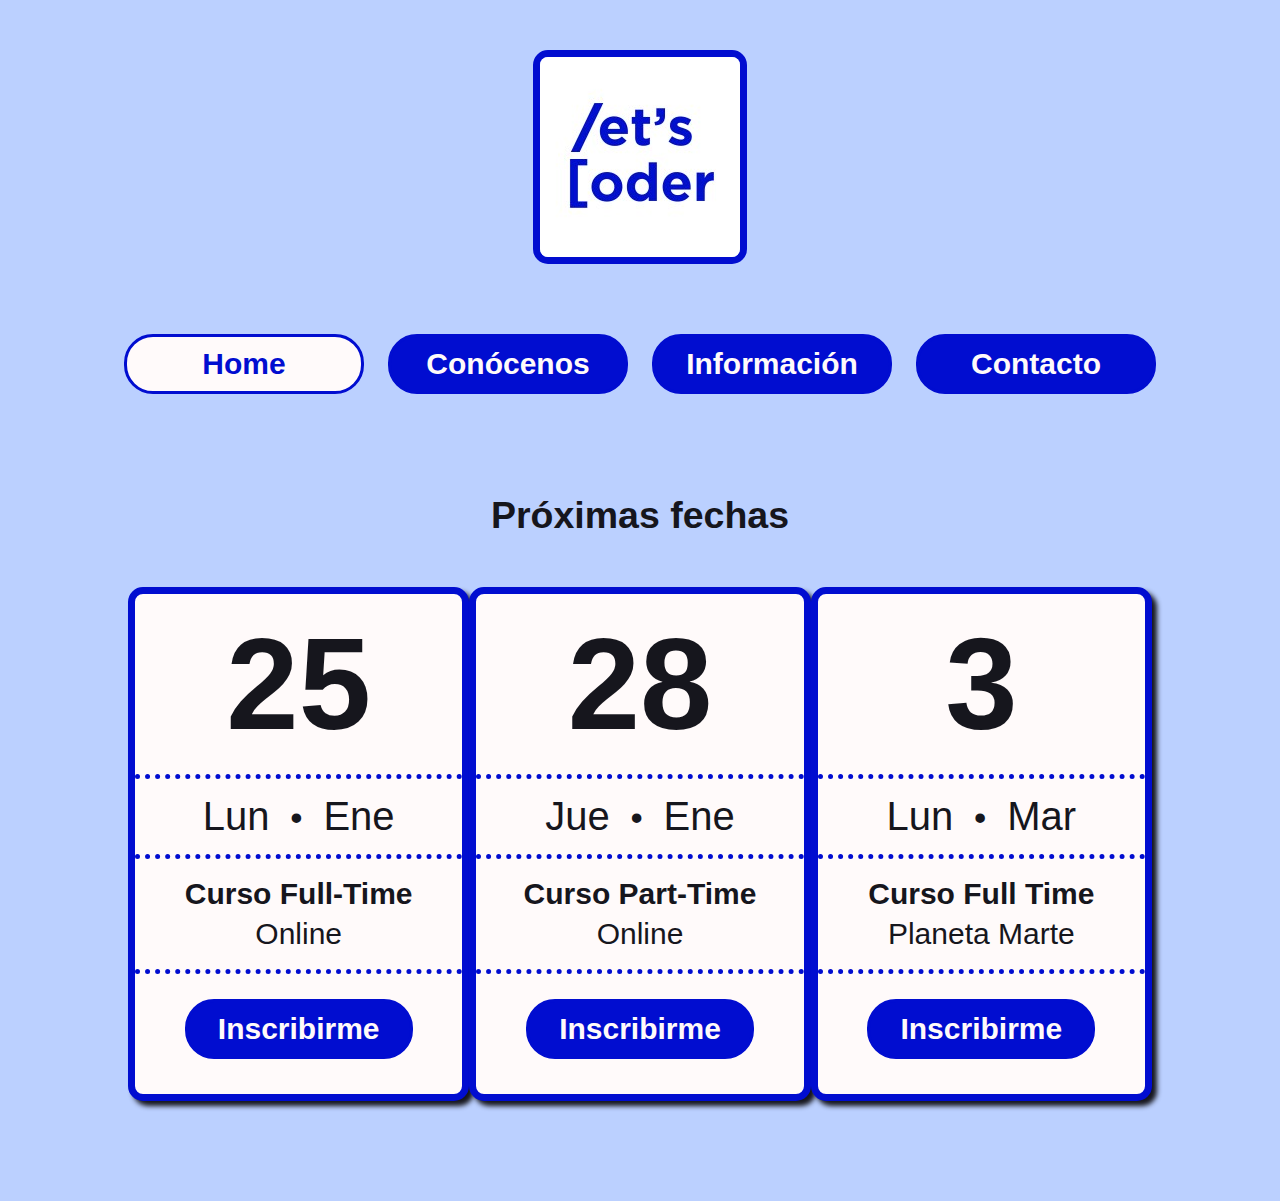
<file: index.html>
<!DOCTYPE html>
<html lang="en">

<head>
    <meta charset="UTF-8" />
    <meta http-equiv="X-UA-Compatible" content="IE=edge" />
    <meta name="viewport" content="width=device-width, initial-scale=1.0" />
    <title>Let's Coder Home</title>
    <link href="./styles/mystyles.css" rel="stylesheet" />
    <link rel="icon" href="./images/letscoder-icon-favicon.png" type="image/png" />
</head>

<body>
    <header>
        <figure class="logo">
            <img class="logo__imagen" src="./images/letscoder-square.jpeg" alt="logo" />
        </figure>

        <div class="navegacion">
            <nav>
                <button class="font-30 zoom boton2" onclick="location.href='index.html'">Home</button>
                <button class="font-30 zoom" onclick="location.href='conocenos.html'">Conócenos</button>
                <button class="font-30 zoom" onclick="location.href='info.html'">Información</button>
                <button class="font-30 zoom" onclick="location.href='contacto.html'">Contacto</button>
            </nav>


        </div>
    </header>

    <main class="width_main">
        <div class="home__encabezado font-verd">
            <h2>Próximas fechas</h2>
        </div>

        <div class="tarjetas__box">
            <div class="tarjeta shadow zoom">
                <div class="tarjeta__fecha negrita">
                    <p>25</p>
                </div>

                <div class="linea__puntos"></div>

                <div class="tarjeta__dia font-verd">
                    <p>Lun <span class="punto">&nbsp;•&nbsp;</span> Ene</p>
                </div>

                <div class="linea__puntos"></div>

                <div class="tarjeta__curso font-30 font-verd">
                    <p>
                        <span class="negrita">Curso Full-Time</span> <br /> Online
                    </p>
                </div>

                <div class="linea__puntos"></div>

                <div class="tarjeta__button">
                    <button class="font-30 zoom" onclick="location.href='form.html'">Inscribirme</button>
                </div>
            </div>

            <div class="tarjeta shadow zoom">
                <div class="tarjeta__fecha negrita">
                    <p>28</p>
                </div>

                <div class="linea__puntos"></div>

                <div class="tarjeta__dia font-verd">
                    <p>Jue <span class="punto">&nbsp;•&nbsp;</span> Ene</p>
                </div>

                <div class="linea__puntos"></div>

                <div class="tarjeta__curso font-30 font-verd">
                    <p>
                        <span class="negrita">Curso Part-Time</span> <br /> Online
                    </p>
                </div>

                <div class="linea__puntos"></div>

                <div class="tarjeta__button">
                    <button class="font-30 zoom" onclick="location.href='form.html'">Inscribirme</button>
                </div>
            </div>

            <div class="tarjeta shadow zoom">
                <div class="tarjeta__fecha negrita">
                    <p>3</p>
                </div>

                <div class="linea__puntos"></div>

                <div class="tarjeta__dia font-verd">
                    <p>Lun <span class="punto">&nbsp;•&nbsp;</span> Mar</p>
                </div>

                <div class="linea__puntos"></div>

                <div class="tarjeta__curso font-30 font-verd">
                    <p>
                        <span class="negrita">Curso Full Time</span> <br /> Planeta Marte
                    </p>
                </div>

                <div class="linea__puntos"></div>

                <div class="tarjeta__button">
                    <button class="font-30 zoom" onclick="location.href='form.html'">Inscribirme</button>
                </div>
            </div>
        </div>
    </main>

</body>

</html>
</file>
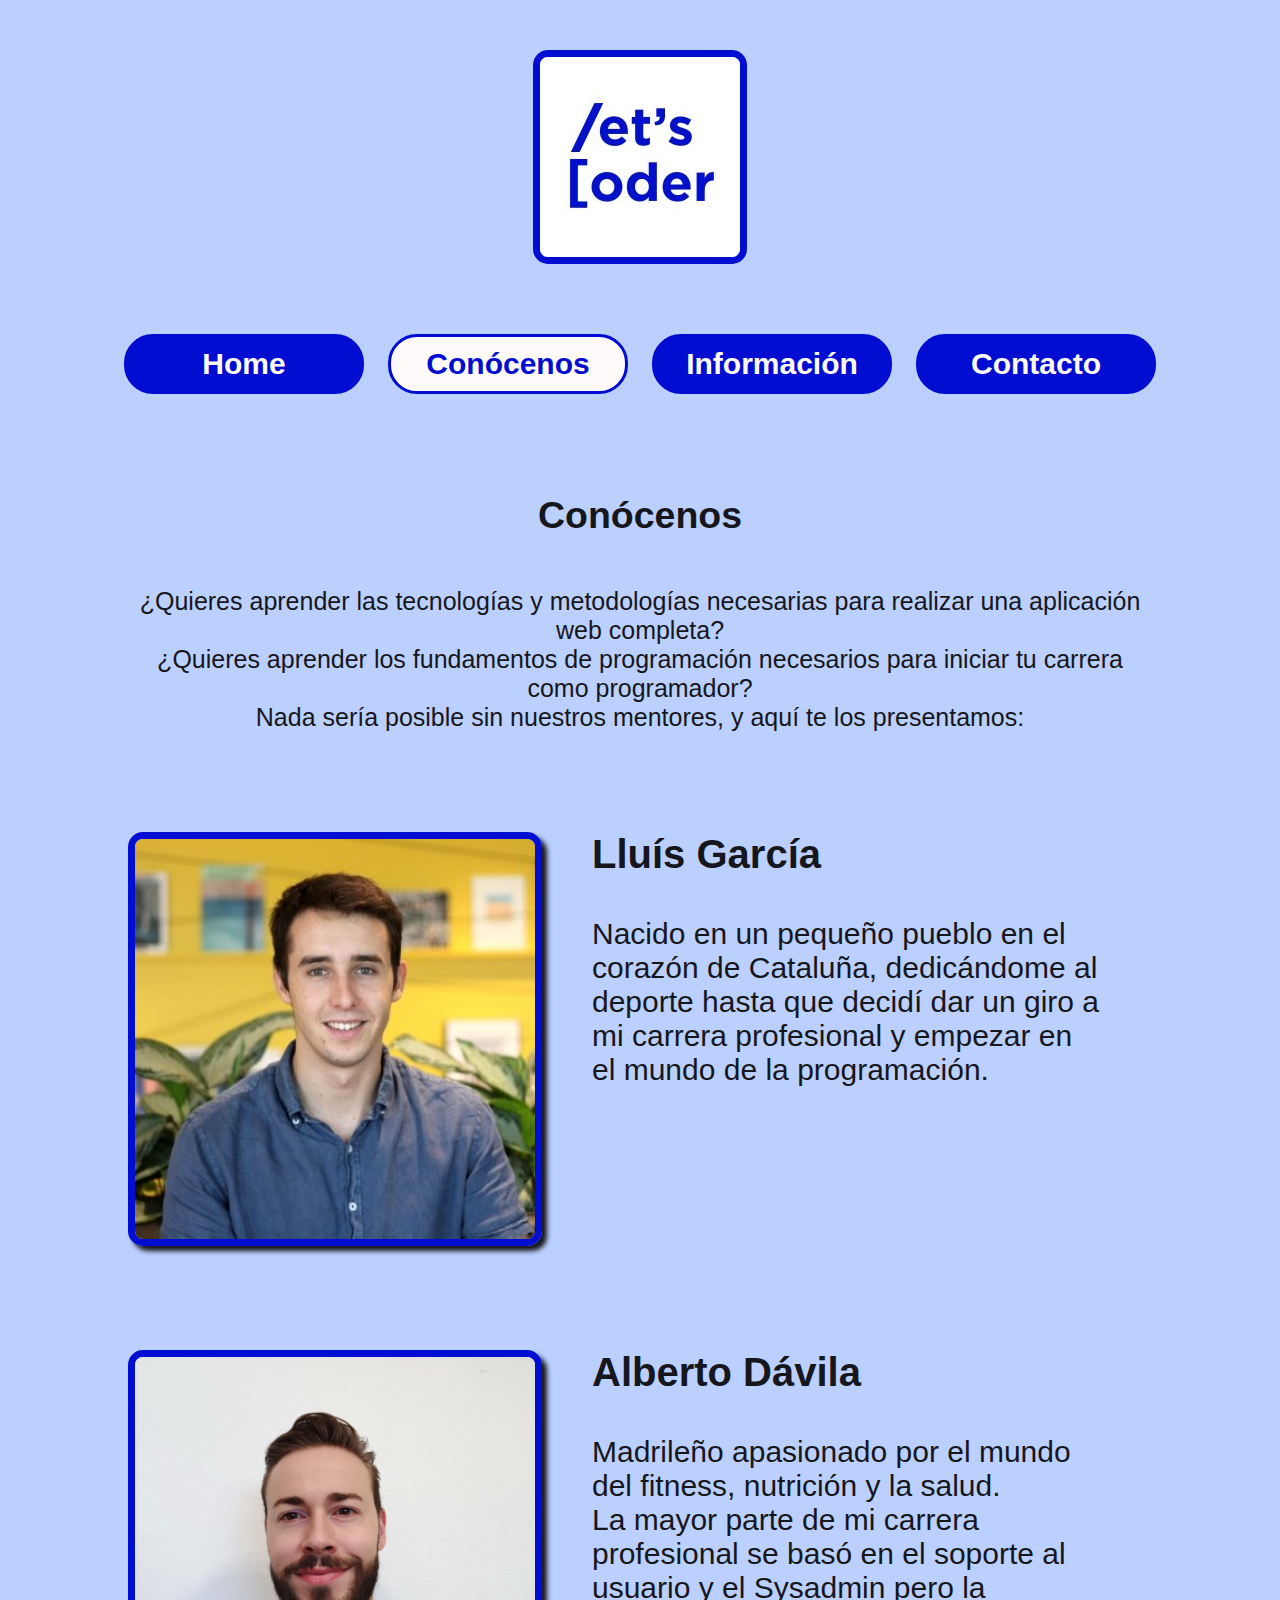
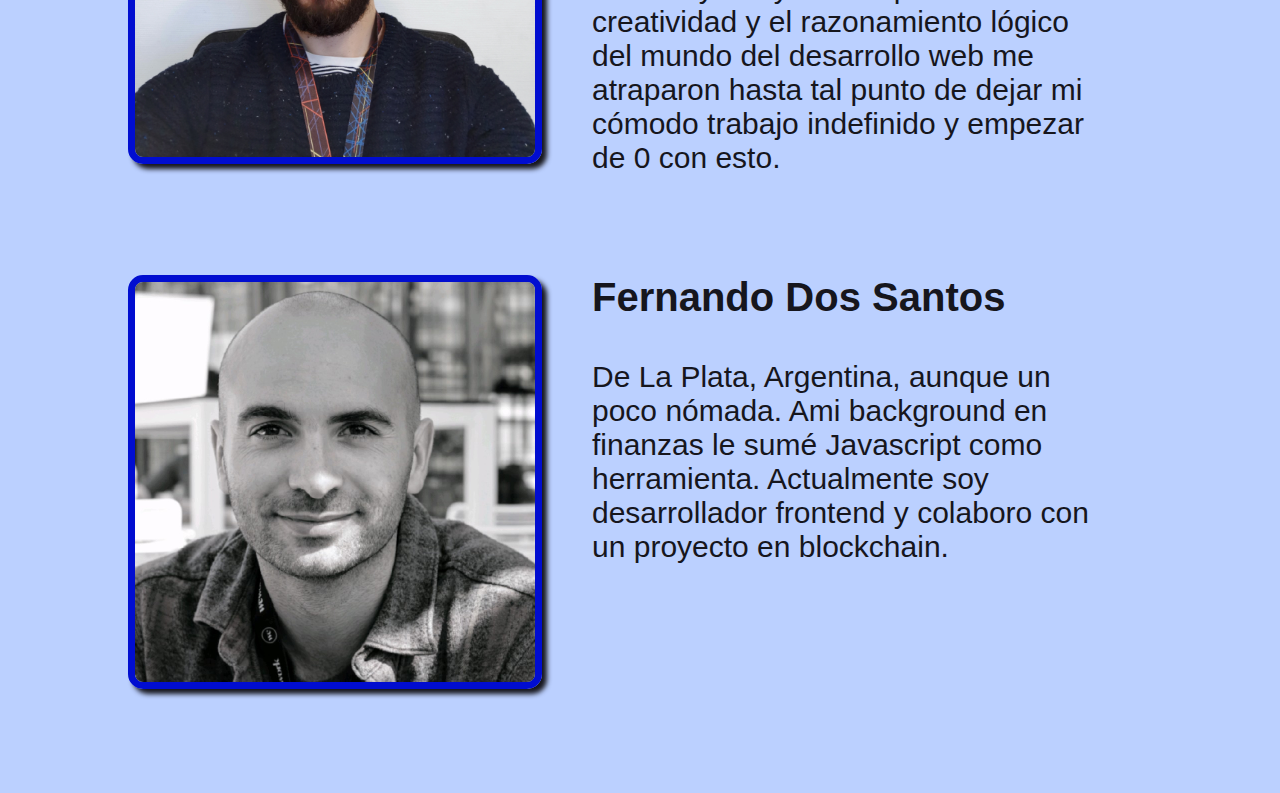
<file: conocenos.html>
<!DOCTYPE html>
<html lang="en">

<head>
    <meta charset="UTF-8" />
    <meta http-equiv="X-UA-Compatible" content="IE=edge" />
    <meta name="viewport" content="width=device-width, initial-scale=1.0" />
    <title>Lets Coder Conócenos</title>
    <link href="./styles/mystyles.css" rel="stylesheet" />
    <link rel="icon" href="./images/letscoder-icon-favicon.png" type="image/png" />
</head>

<body>
    <header>
        <figure class="logo">
            <img class="borderblue logo__imagen" src="./images/letscoder-square.jpeg" alt="logo" />
        </figure>

        <div class="navegacion">
            <nav>
                <button class="font-30 zoom" onclick="location.href='index.html'">Home</button>
                <button class="font-30 zoom boton2" onclick="location.href='conocenos.html'">Conócenos</button>
                <button class="font-30 zoom" onclick="location.href='info.html'">Información</button>
                <button class="font-30 zoom" onclick="location.href='contacto.html'">Contacto</button>

            </nav>
        </div>
    </header>

    <main class="width_main">
        <div class="conocenos font-verd">
            <h2>Conócenos</h2>
            <p class="conocenos__presentacion">
                ¿Quieres aprender las tecnologías y metodologías necesarias para realizar una aplicación web completa? <br /> ¿Quieres aprender los fundamentos de programación necesarios para iniciar tu carrera como programador? <br /> Nada sería posible
                sin nuestros mentores, y aquí te los presentamos:
            </p>
        </div>

        <div class="mentores">
            <figure>
                <img class="mentor__imagen shadow zoom" src="./images/lluis.jpg" alt="Lluis" />
            </figure>

            <div class="mentor__texto">
                <h2 class="mentor__texto--nombre">Lluís García</h2>
                <p class="mentor__texto--descripcion font-30">
                    Nacido en un pequeño pueblo en el corazón de Cataluña, dedicándome al deporte hasta que decidí dar un giro a mi carrera profesional y empezar en el mundo de la programación.
                </p>
            </div>
        </div>


        <div class="mentores">
            <figure>
                <img class="mentor__imagen shadow zoom" src="./images/beto.jpg" alt="Alberto" />
            </figure>

            <div class="mentor__texto">
                <h2 class="mentor__texto--nombre">Alberto Dávila</h2>
                <p class="mentor__texto--descripcion font-30">
                    Madrileño apasionado por el mundo del fitness, nutrición y la salud.
                    <br /> La mayor parte de mi carrera profesional se basó en el soporte al usuario y el Sysadmin pero la creatividad y el razonamiento lógico del mundo del desarrollo web me atraparon hasta tal punto de dejar mi cómodo trabajo indefinido
                    y empezar de 0 con esto.
                </p>
            </div>
        </div>

        <div class="mentores">
            <figure>
                <img class="mentor__imagen shadow zoom" src="./images/Fer.jpeg" alt="Fernando" />
            </figure>

            <div class="mentor__texto">
                <h2 class="mentor__texto--nombre">Fernando Dos Santos</h2>
                <p class="mentor__texto--descripcion font-30">
                    De La Plata, Argentina, aunque un poco nómada. Ami background en finanzas le sumé Javascript como herramienta. Actualmente soy desarrollador frontend y colaboro con un proyecto en blockchain.
                </p>
            </div>
        </div>
    </main>
</body>

</html>
</file>
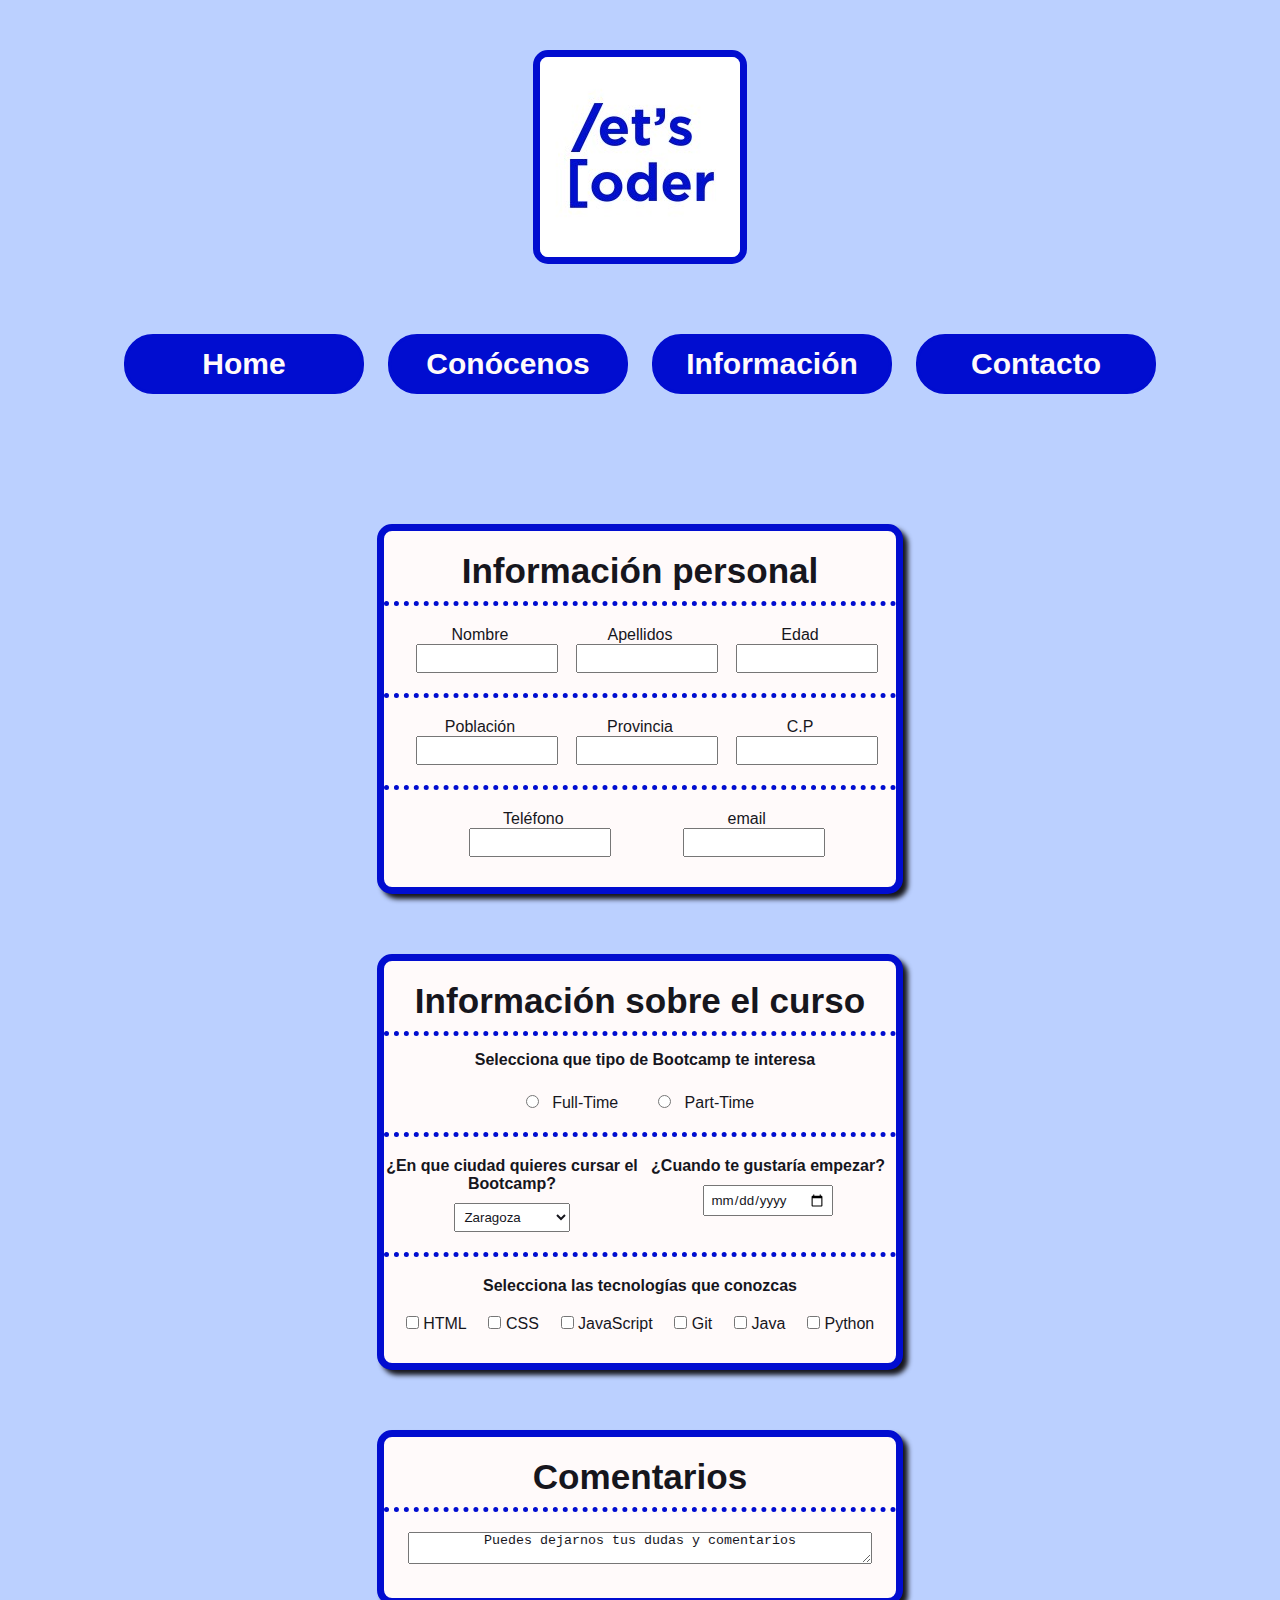
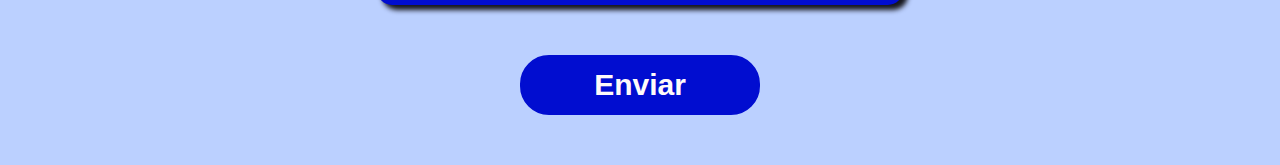
<file: form.html>
<!DOCTYPE html>
<html lang="en">

<head>
    <meta charset="UTF-8" />
    <meta http-equiv="X-UA-Compatible" content="IE=edge" />
    <meta name="viewport" content="width=device-width, initial-scale=1.0" />
    <title>Let's Coder Formulario</title>
    <link href="./styles/mystyles.css" rel="stylesheet" />
    <link rel="icon" href="./images/letscoder-icon-favicon.png" type="image/png" />
</head>

<body>
    <header>
        <figure class="logo">
            <img class="logo__imagen" src="./images/letscoder-square.jpeg" alt="logo" />
        </figure>

        <div class="navegacion">
            <nav>
                <button class="font-30 zoom" onclick="location.href='index.html'">Home</button>
                <button class="font-30 zoom" onclick="location.href='conocenos.html'">Conócenos</button>
                <button class="font-30 zoom" onclick="location.href='info.html'">Información</button>
                <button class="font-30 zoom" onclick="location.href='contacto.html'">Contacto</button>
            </nav>


        </div>
    </header>

    <main class="width_main">

        <form class="form__flex">
            <section class="section__personal shadow">

                <div class="personal__title font-30 linea__puntos">
                    <h3>Información personal</h3>
                </div>

                <div class="personal__names linea__puntos">
                    <div class="personal__names--elements">
                        <label class="personal__names--label" for="nombre">Nombre</label><br/>
                        <input class="personal__names--input" required id="nombre" type="text" name="nombre" value="" />
                    </div>
                    <div class="personal__names--elements">
                        <label for="apellido">Apellidos</label><br/>
                        <input class="personal__names--input" required id="apellido" type="text" name="apellido" value="" />
                    </div>
                    <div class="personal__names--elements">
                        <label class="personal__names--label" for="edad">Edad</label><br/>
                        <input class="personal__names--input" required id="edad" type="number" name="edad" value="" />
                    </div>
                </div>

                <div class="personal__names linea__puntos">
                    <div class="personal__names--elements">
                        <label for="poblacion">Población</label><br/>
                        <input class="personal__names--input" required id="poblacion" type="text" name="poblacion" value="" />
                    </div>
                    <div class="personal__names--elements">
                        <label for="provincia">Provincia</label><br/>
                        <input class="personal__names--input" required id="provincia" type="text" name="provincia" value="" />
                    </div>
                    <div class="personal__names--elements">
                        <label for="cp">C.P</label><br/>
                        <input class="personal__names--input" required id="cp" type="number" name="cp" value="" />
                    </div>
                </div>

                <div class="personal__names">
                    <div class="personal__names--elements">
                        <label for="telefono">Teléfono</label><br/>
                        <input class="personal__names--input" required id="telefono" type="tel" name="telefono" value="" />
                    </div>

                    <div class="personal__names--elements">
                        <label for="email">email</label><br/>
                        <input class="personal__names--input" required id="email" type="email" name="email" value="" />
                    </div>
                </div>
            </section>

            <section class="curso shadow">
                <div class="curso--title font-30 linea__puntos">
                    <h3>Información sobre el curso</h3>
                </div>

                <div class="curso__radio--title negrita">
                    <p>Selecciona que tipo de Bootcamp te interesa</p>
                </div>
                <div class="curso__radio linea__puntos">
                    <div class="curso__radio--input">
                        <input required id="fulltime" type="radio" name="curso" value="Full-Time" />   <label for="fulltime">Full-Time</label> <br/>
                    </div>
                    <div class="curso__radio--input">
                        <input required id="parttime" type="radio" name="curso" value="Part-Time" />   <label for="parttime">Part-Time</label> <br/>
                    </div>

                </div>

                <div class="ciu-date linea__puntos">
                    <div class="ciu-date__elements">
                        <div>
                            <p class="ciu-date__p negrita">¿En que ciudad quieres cursar el Bootcamp?</p>
                        </div>
                        <div>
                            <select class="ciu-date__input" required name="ciudad">
                        <option value="">Zaragoza</option>
                        <option value="">Madrid</option>
                        <option value="">Barcelona</option>
                        <option value="">Valencia</option>
                        </select>
                        </div>
                    </div>

                    <div class="ciu-date__elements">
                        <div>
                            <p class="ciu-date__p negrita">¿Cuando te gustaría empezar?</p>
                        </div>
                        <div>
                            <label for="date"></label>
                            <input class="ciu-date__input" required id="date" type="date" name="date" value="" />
                        </div>
                    </div>
                </div>

                <div class="tecnos">
                    <div>
                        <p class="tecnos__p negrita">Selecciona las tecnologías que conozcas</p>
                    </div>
                    <div class="tecnos__elements">

                        <div>
                            <input required id="html" type="checkbox" name="html" value="" />
                            <label for="html">HTML</label>
                        </div>

                        <div>
                            <input required id="css" type="checkbox" name="css" value="" />
                            <label for="css">CSS</label>
                        </div>

                        <div>
                            <input required id="jscript" type="checkbox" name="jscript" value="" />
                            <label for="jscript">JavaScript</label>
                        </div>

                        <div>
                            <input required id="git" type="checkbox" name="git" value="" />
                            <label for="git">Git</label>
                        </div>

                        <div>
                            <input required id="java" type="checkbox" name="java" value="" />
                            <label for="java">Java</label>
                        </div>

                        <div>
                            <input required id="python" type="checkbox" name="python" value="" />
                            <label for="python">Python</label>
                        </div>

                    </div>
                </div>
            </section>

            <section class="section__coment shadow">
                <div class="coment--title font-30 linea__puntos">
                    <h3>Comentarios</h3>
                </div>

                <div class="coment__box">
                    <textarea class="coment__box" name="comentarios">Puedes dejarnos tus dudas y comentarios</textarea>
                </div>

            </section>

            <div class="button">
                <input class="enviar__button font-30 zoom" type="submit" value="Enviar" />
            </div>
        </form>

    </main>
</body>

</html>
</file>
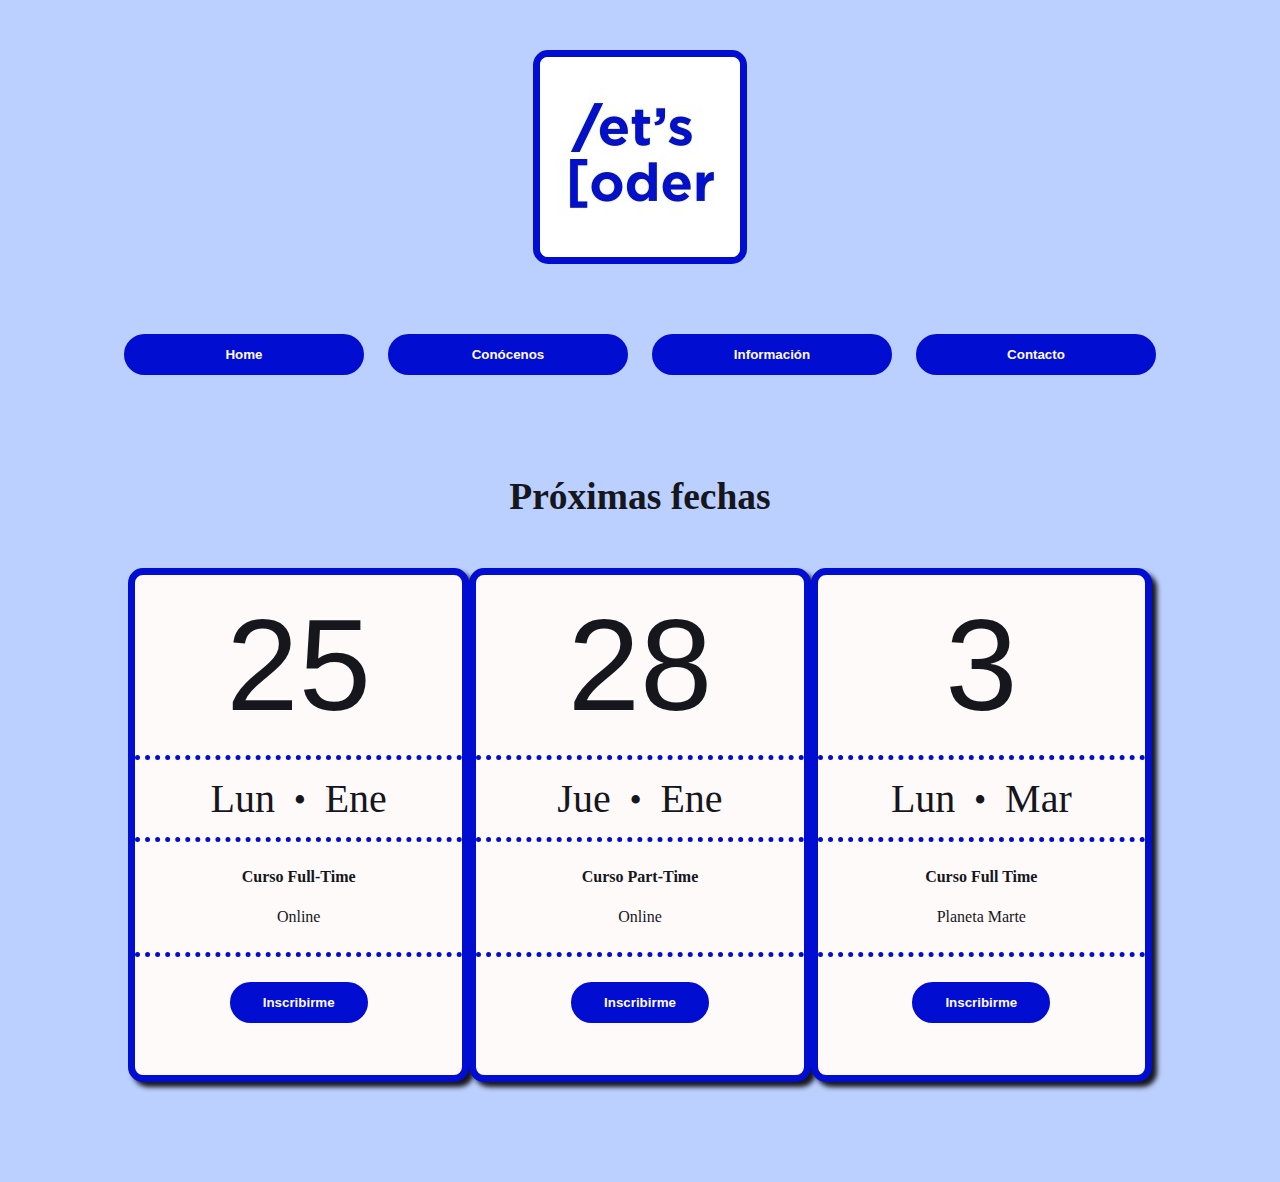
<file: home.html>
<!DOCTYPE html>
<html lang="en">

<head>
    <meta charset="UTF-8" />
    <meta http-equiv="X-UA-Compatible" content="IE=edge" />
    <meta name="viewport" content="width=device-width, initial-scale=1.0" />
    <title>Let's Coder Home</title>
    <link href="./styles/mystyles.css" rel="stylesheet" />
    <link rel="icon" href="./images/letscoder-icon-favicon.png" type="image/png" />
</head>

<body>
    <header>
        <figure class="logo">
            <img class="logo__imagen" src="./images/letscoder-square.jpeg" alt="logo" />
        </figure>

        <div class="navegacion">
            <nav>
                <button class="navegacion__button zoom" onclick="location.href='home.html'">Home</button>
                <button class="navegacion__button zoom" onclick="location.href='conocenos.html'">Conócenos</button>
                <button class="navegacion__button zoom" onclick="location.href='info.html'">Información</button>
                <button class="navegacion__button zoom" onclick="location.href='contacto.html'">Contacto</button>
            </nav>


        </div>
    </header>

    <main class="width_main">
        <div class="home__encabezado">
            <h2>Próximas fechas</h2>
        </div>

        <div class="tarjetas__box">
            <div class="tarjeta shadow zoom">
                <div class="tarjeta__fecha">
                    <p>25</p>
                </div>

                <div class="linea__puntos"></div>

                <div class="tarjeta__dia">
                    <p>Lun <span class="punto">&nbsp;•&nbsp;</span> Ene</p>
                </div>

                <div class="linea__puntos"></div>

                <div class="tarjeta__curso">
                    <p>
                        <span class="negrita">Curso Full-Time</span> <br /> Online
                    </p>
                </div>

                <div class="linea__puntos"></div>

                <div class="tarjeta__button">
                    <button class="zoom">Inscribirme</button>
                </div>
            </div>

            <div class="tarjeta shadow zoom">
                <div class="tarjeta__fecha">
                    <p>28</p>
                </div>

                <div class="linea__puntos"></div>

                <div class="tarjeta__dia">
                    <p>Jue <span class="punto">&nbsp;•&nbsp;</span> Ene</p>
                </div>

                <div class="linea__puntos"></div>

                <div class="tarjeta__curso">
                    <p>
                        <span class="negrita">Curso Part-Time</span> <br /> Online
                    </p>
                </div>

                <div class="linea__puntos"></div>

                <div class="tarjeta__button">
                    <button class="zoom">Inscribirme</button>
                </div>
            </div>

            <div class="tarjeta shadow zoom">
                <div class="tarjeta__fecha">
                    <p>3</p>
                </div>

                <div class="linea__puntos"></div>

                <div class="tarjeta__dia">
                    <p>Lun <span class="punto">&nbsp;•&nbsp;</span> Mar</p>
                </div>

                <div class="linea__puntos"></div>

                <div class="tarjeta__curso">
                    <p>
                        <span class="negrita">Curso Full Time</span> <br /> Planeta Marte
                    </p>
                </div>

                <div class="linea__puntos"></div>

                <div class="tarjeta__button">
                    <button class="zoom">Inscribirme</button>
                </div>
            </div>
        </div>
    </main>
</body>

</html>
</file>
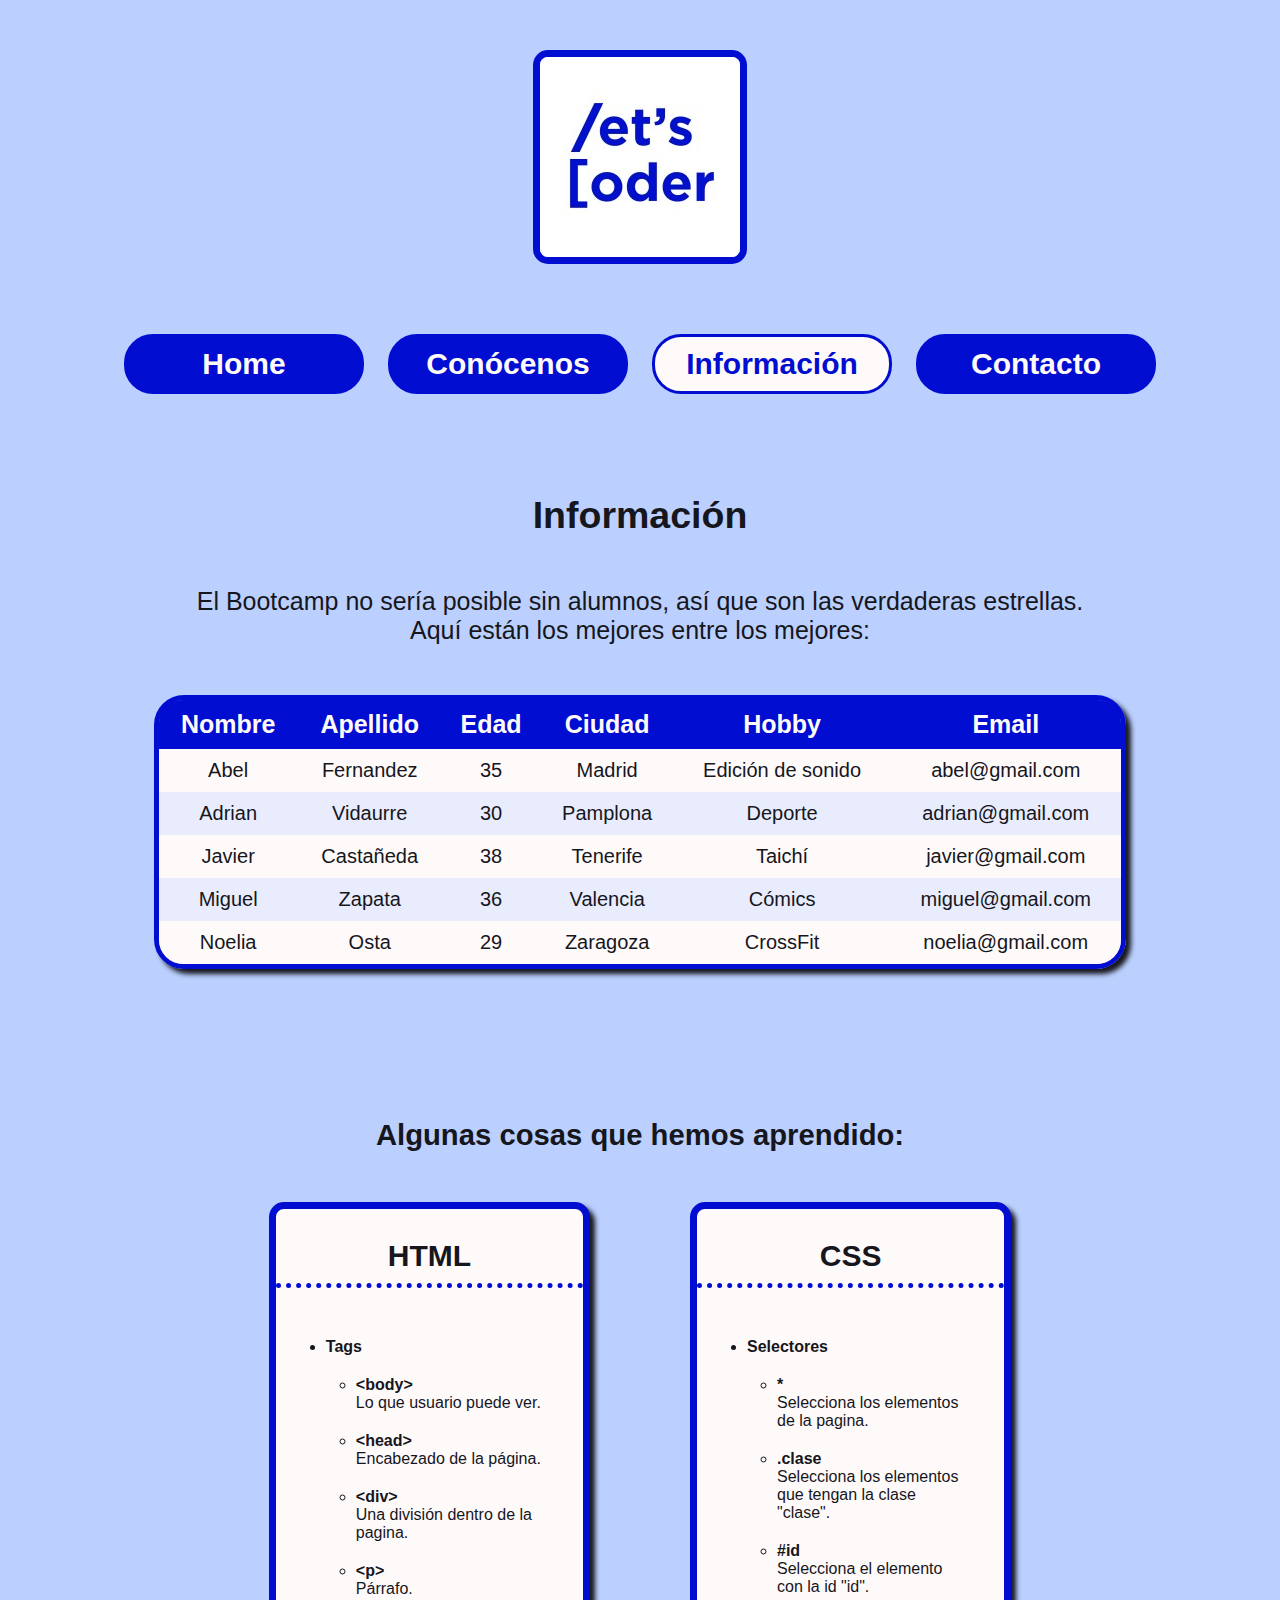
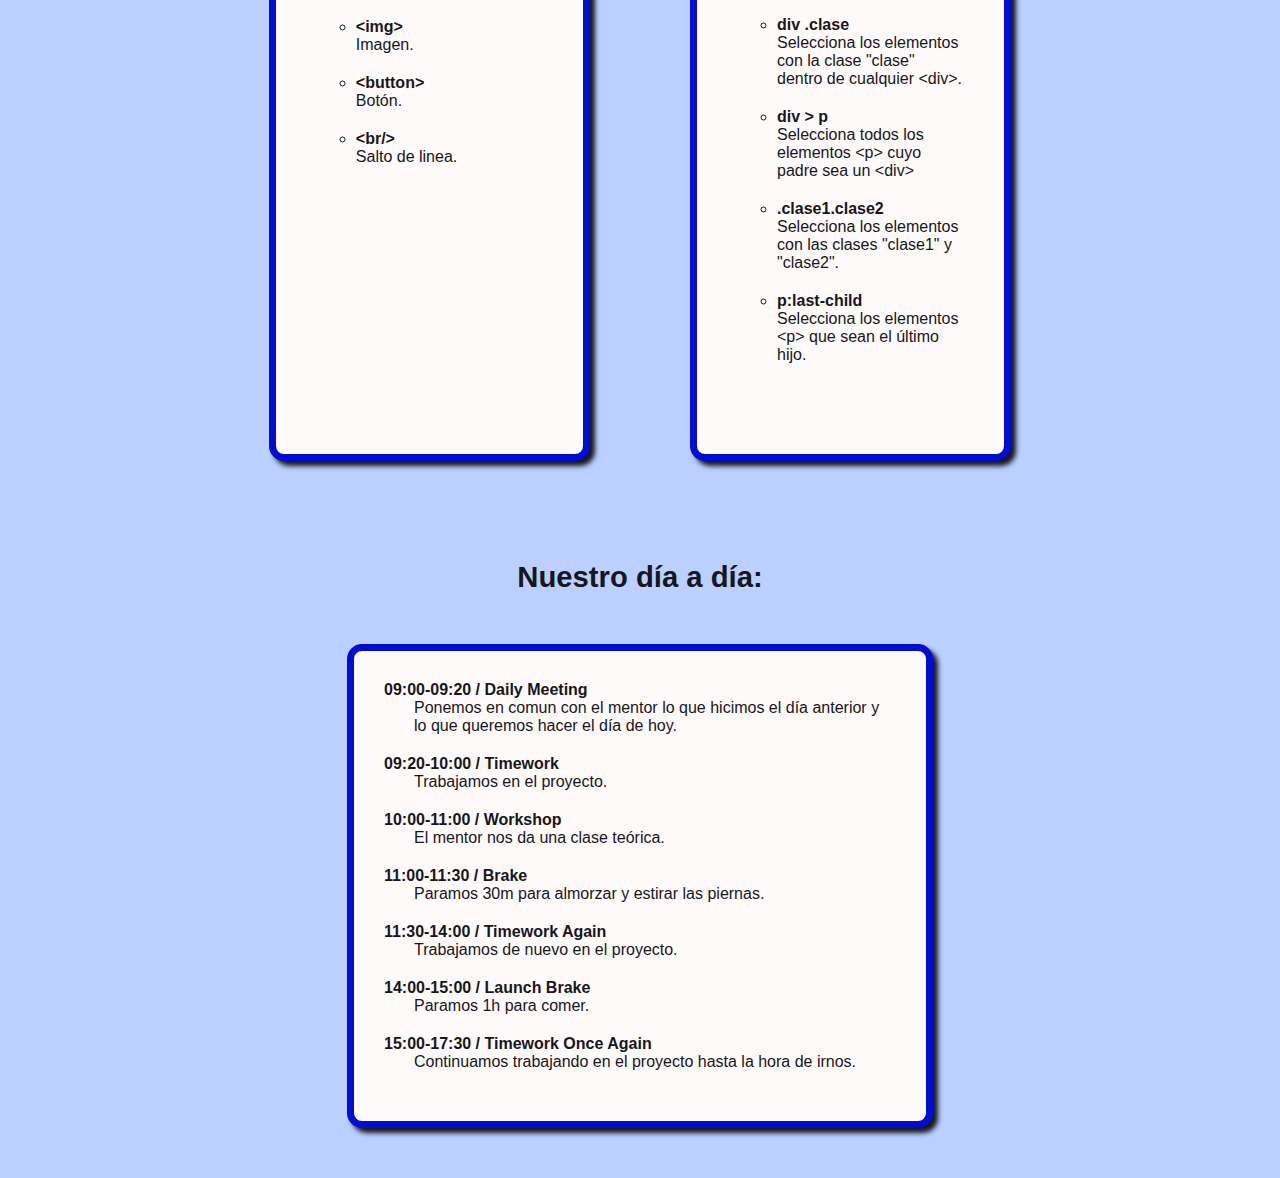
<file: info.html>
<!DOCTYPE html>
<html lang="en">

<head>
    <meta charset="UTF-8" />
    <meta http-equiv="X-UA-Compatible" content="IE=edge" />
    <meta name="viewport" content="width=device-width, initial-scale=1.0" />
    <title>Lets Coder Información</title>
    <link href="./styles/mystyles.css" rel="stylesheet" />
    <link rel="icon" href="./images/letscoder-icon-favicon.png" type="image/png" />
</head>

<body>
    <header>
        <figure class="logo">
            <img class="borderblue logo__imagen" src="./images/letscoder-square.jpeg" alt="logo" />
        </figure>

        <div class="navegacion">
            <nav>
                <button class="font-30 zoom " onclick="location.href='index.html'">Home</button>
                <button class="font-30 zoom" onclick="location.href='conocenos.html'">Conócenos</button>
                <button class="font-30 zoom boton2" onclick="location.href='info.html'">Información</button>
                <button class="font-30 zoom" onclick="location.href='contacto.html'">Contacto</button>
            </nav>
        </div>
    </header>

    <main class="width_main">
        <div class="info font-verd">
            <h2 class="info__encabezado">Información</h2>
            <p class="info__presentacion">
                El Bootcamp no sería posible sin alumnos, así que son las verdaderas estrellas. <br/> Aquí están los mejores entre los mejores:
            </p>
        </div>

        <div class="tabla__flex">
            <table class="font-verd shadow">
                <thead>
                    <tr>
                        <th>Nombre</th>
                        <th>Apellido</th>
                        <th>Edad</th>
                        <th>Ciudad</th>
                        <th>Hobby</th>
                        <th>Email</th>
                    </tr>
                </thead>

                <tbody>


                    <tr>
                        <td>Abel</td>
                        <td>Fernandez</td>
                        <td>35</td>
                        <td>Madrid</td>
                        <td>Edición de sonido</td>
                        <td>abel@gmail.com</td>
                    </tr>



                    <tr>
                        <td>Adrian</td>
                        <td>Vidaurre</td>
                        <td>30</td>
                        <td>Pamplona</td>
                        <td>Deporte</td>
                        <td>adrian@gmail.com</td>
                    </tr>

                    <tr>
                        <td>Javier</td>
                        <td>Castañeda</td>
                        <td>38</td>
                        <td>Tenerife</td>
                        <td>Taichí</td>
                        <td>javier@gmail.com</td>
                    </tr>

                    <tr>
                        <td>Miguel</td>
                        <td>Zapata</td>
                        <td>36</td>
                        <td>Valencia</td>
                        <td>Cómics</td>
                        <td>miguel@gmail.com</td>
                    </tr>

                    <tr>
                        <td>Noelia</td>
                        <td>Osta</td>
                        <td>29</td>
                        <td>Zaragoza</td>
                        <td>CrossFit</td>
                        <td>noelia@gmail.com</td>
                    </tr>
                </tbody>
            </table>
        </div>

        <div class="info">
            <h3 class="info__encabezado--listas font-verd">
                Algunas cosas que hemos aprendido:
            </h3>
        </div>

        <div class="flex__list">

            <div class="list shadow">
                <div class="list__title">

                    <h3 class="font-30 negrita">HTML</h3>

                </div>

                <div class="linea__puntos"></div>

                <div class="list__subtitle">
                    <ul class=" font-verd sublist">
                        <li>
                            <h4>Tags</h4>

                            <ul class="font-verd sublist">
                                <li>
                                    <p><span class="negrita">&lt;body&gt;</span></p>

                                    <p>Lo que usuario puede ver.</p>
                                </li>
                                <li>
                                    <p><span class="negrita">&lt;head&gt;</span></p>
                                    <p>Encabezado de la página.</p>
                                </li>
                                <li>
                                    <p><span class="negrita">&lt;div&gt;</span></p>
                                    <p>Una división dentro de la pagina.</p>
                                </li>
                                <li>
                                    <p><span class="negrita">&lt;p&gt;</span></p>
                                    <p>Párrafo.</p>
                                </li>
                                <li>
                                    <p><span class="negrita">&lt;img&gt;</span></p>
                                    <p>Imagen.</p>
                                </li>
                                <li>
                                    <p><span class="negrita">&lt;button&gt;</span></p>
                                    <p>Botón.</p>
                                </li>
                                <li>
                                    <p><span class="negrita">&lt;br/&gt;</span></p>
                                    <p>Salto de linea.</p>
                                </li>
                            </ul>
                        </li>
                    </ul>
                </div>
            </div>



            <div class="list shadow">
                <div class="list__title">

                    <h3 class="font-30 negrita">CSS</h3>

                </div>

                <div class="linea__puntos"></div>

                <div class="list__subtitle">
                    <ul class="font-verd sublist">
                        <li>
                            <h4>Selectores</h4>

                            <ul class="font-verd sublist">
                                <li>
                                    <p><span class="negrita">*</span></p>
                                    <p> Selecciona los elementos de la pagina.</p>
                                </li>
                                <li>
                                    <p><span class="negrita">.clase</span></p>
                                    <p> Selecciona los elementos que tengan la clase "clase".</p>
                                </li>
                                <li>
                                    <p><span class="negrita">#id</span></p>
                                    <p> Selecciona el elemento con la id "id".</p>
                                </li>
                                <li>
                                    <p><span class="negrita">div .clase</span></p>
                                    <p> Selecciona los elementos con la clase "clase" dentro de cualquier &lt;div&gt;.</p>
                                </li>
                                <li>
                                    <p><span class="negrita">div > p</span></p>
                                    <p> Selecciona todos los elementos &lt;p&gt; cuyo padre sea un &lt;div&gt; </p>
                                </li>
                                <li>
                                    <p><span class="negrita">.clase1.clase2</span></p>
                                    <p> Selecciona los elementos con las clases "clase1" y "clase2".</p>
                                </li>
                                <li>
                                    <p><span class="negrita">p:last-child</span></p>
                                    <p> Selecciona los elementos &lt;p&gt; que sean el último hijo.</p>
                                </li>

                            </ul>
                        </li>
                    </ul>
                </div>

            </div>
        </div>

        <div class="info font-verd">
            <h3 class="info__encabezado--listas">
                Nuestro día a día:
            </h3>
        </div>

        <div class="flex__list--daily">
            <div class="daily shadow">
                <dl class="font-verd">
                    <dt class="negrita">09:00-09:20 / Daily Meeting</dt>
                    <dd class="sublist">Ponemos en comun con el mentor lo que hicimos el día anterior y lo que queremos hacer el día de hoy.</dd>
                    <dt class="negrita">09:20-10:00 / Timework</dt>
                    <dd class="sublist">Trabajamos en el proyecto.</dd>
                    <dt class="negrita">10:00-11:00 / Workshop</dt>
                    <dd class="sublist">El mentor nos da una clase teórica.</dd>
                    <dt class="negrita">11:00-11:30 / Brake</dt>
                    <dd class="sublist">Paramos 30m para almorzar y estirar las piernas.</dd>
                    <dt class="negrita">11:30-14:00 / Timework Again</dt>
                    <dd class="sublist">Trabajamos de nuevo en el proyecto.</dd>
                    <dt class="negrita">14:00-15:00 / Launch Brake</dt>
                    <dd class="sublist">Paramos 1h para comer.</dd>
                    <dt class="negrita">15:00-17:30 / Timework Once Again</dt>
                    <dd class="sublist">Continuamos trabajando en el proyecto hasta la hora de irnos.</dd>
                </dl>
            </div>
        </div>

    </main>
</body>

</html>
</file>
<file: styles/mystyles.css>
* {
            margin: 0px;
            padding: 0px;
            color: var(--Nonegro-color);
            /* border: 1px solid red; */
        }
        
         :root {
            --Nonegro-color: #16161d;
            --Noblanco-color: rgb(255, 250, 250);
            --letsblue-color: rgb(1, 13, 208);
            --font-main: Verdana, Geneva, Tahoma, sans-serif;
            --font-secondary: Arial Narrow Bold, sans-serif;
        }
        /*GENERAL ════════════════════════════════════════════════════════════════════════════════════════════════════════════════════════════════════════════════ */
        
        body {
            background-color: rgb(187, 208, 255);
        }
        
        .width_main {
            width: 80%;
            margin: auto;
        }
        
        .negrita {
            font-weight: bolder;
        }
        
        .font-verd {
            font-family: Verdana, Geneva, Tahoma, sans-serif;
        }
        
        .font-30 {
            font-size: 30px;
        }
        /*EFECTOS ════════════════════════════════════════════════════════════════════════════════════════════════════════════════════════════════════════════════ */
        
        .zoom {
            transition: all 0.5s;
        }
        
        .zoom:hover {
            transform: scale(1.1);
        }
        
        .shadow {
            box-shadow: 5px 5px 5px;
        }
        /*LOGO ════════════════════════════════════════════════════════════════════════════════════════════════════════════════════════════════════════════════ */
        
        .logo {
            display: flex;
            flex-direction: row;
            justify-content: center;
            align-items: center;
        }
        
        .logo__imagen {
            margin-top: 50px;
            border: 7px solid var(--letsblue-color);
            border-radius: 15px;
        }
        /* NAVEGACIÓN ════════════════════════════════════════════════════════════════════════════════════════════════════════════════════════════════════════════════*/
        
        .navegacion {
            display: flex;
            flex-direction: row;
            justify-content: center;
            align-items: center;
            margin-top: 50px;
        }
        
        nav button {
            width: 240px;
            border: 3px solid var(--letsblue-color);
            border-radius: 29px;
            color: var(--Noblanco-color);
            font-weight: bolder;
            margin: 20px 10px 0px 10px;
            padding: 10px 30px;
            background-color: var(--letsblue-color);
        }
        
        nav button:hover {
            color: rgb(1, 13, 208);
            transition: all 0.5s;
            background-color: var(--Noblanco-color);
        }
        
        .boton2 {
            color: rgb(1, 13, 208);
            transition: all 0.5s;
            background-color: var(--Noblanco-color);
        }
        /* HOME ════════════════════════════════════════════════════════════════════════════════════════════════════════════════════════════════════════════════ */
        
        .home__encabezado {
            text-align: center;
            font-size: 25px;
            margin-top: 100px;
        }
        
        .tarjetas__box {
            display: flex;
            flex-direction: row;
            justify-content: space-around;
            align-items: stretch;
            margin: auto;
        }
        
        .tarjeta {
            height: 500px;
            width: 350px;
            background-color: var(--Noblanco-color);
            border: 7px solid var(--letsblue-color);
            border-radius: 15px;
            margin: 50px 0px 100px 0px;
        }
        
        .tarjeta__fecha {
            font-size: 130px;
            text-align: center;
            font-family: var(--font-secondary);
            margin: 15px 0px;
        }
        
        .linea__puntos {
            border-bottom: 5px dotted var(--letsblue-color);
        }
        
        .tarjeta__dia {
            text-align: center;
            font-size: 40px;
            margin: 15px 0px;
        }
        
        .punto {
            font-size: 35px;
        }
        
        .tarjeta__curso {
            text-align: center;
            line-height: 40px;
            margin: 15px 0px;
        }
        
        .tarjeta__button {
            display: flex;
            flex-direction: row;
            justify-content: center;
            align-items: center;
            margin: 25px;
        }
        
        div.tarjeta__button button {
            color: var(--Noblanco-color);
            font-weight: bolder;
            padding: 10px 30px;
            background-color: var(--letsblue-color);
            border-radius: 29px;
            border: 3px solid var(--letsblue-color);
        }
        
        div.tarjeta__button button:hover {
            color: var(--letsblue-color);
            transition: all 0.5s;
            background-color: var(--Noblanco-color);
        }
        /* CONOCENOS ════════════════════════════════════════════════════════════════════════════════════════════════════════════════════════════════════════════════ */
        
        .conocenos {
            text-align: center;
            font-size: 25px;
            margin-top: 100px;
        }
        
        .conocenos__presentacion {
            margin-top: 50px;
        }
        
        .mentores {
            display: flex;
            flex-direction: row;
            justify-content: center;
            align-items: stretch;
            margin: 100px 0px;
        }
        
        .mentor__imagen {
            width: 400px;
            height: 400px;
            border: 7px solid var(--letsblue-color);
            border-radius: 15px;
        }
        
        .mentor__texto {
            font-family: sans-serif;
            margin: 0px 50px;
        }
        
        .mentor__texto--nombre {
            font-size: 40px;
        }
        
        .mentor__texto--descripcion {
            margin-top: 40px;
        }
        /* INFORMACIÓN ════════════════════════════════════════════════════════════════════════════════════════════════════════════════════════════════════════════════ */
        
        .info {
            text-align: center;
            font-size: 25px;
            margin-top: 100px;
        }
        
        .info__presentacion {
            margin: 50px 0px;
        }
        
        .tabla__flex {
            display: flex;
            justify-content: center;
        }
        
        thead {
            width: 100%;
            background-color: var(--letsblue-color);
        }
        
        thead tr th {
            color: var(--Noblanco-color);
        }
        
        td {
            background-color: var(--Noblanco-color);
            padding: 10px;
        }
        
        th {
            padding: 10px;
            font-size: 25px;
        }
        
        table {
            font-size: 20px;
            text-align: center;
            width: 95%;
            border-collapse: separate;
            margin-bottom: 50px;
            border: 5px solid var(--letsblue-color);
            border-radius: 30px;
            border-spacing: 0px;
        }
        
        table tr:last-child td:first-child {
            border-bottom-left-radius: 24px;
        }
        
        table tr:last-child td:last-child {
            border-bottom-right-radius: 24px;
        }
        
        table th:first-child {
            border-top-left-radius: 23px;
        }
        
        table th:last-child {
            border-top-right-radius: 23px;
        }
        
        tbody tr:nth-child(even) td {
            background-color: #fffafaa8;
        }
        
        tbody tr:hover td {
            background-color: rgba(1, 11, 208, 0.048);
            transition: all 0.5s;
        }
        
        dd {
            padding-bottom: 20px;
        }
        
        .flex__list {
            display: flex;
            justify-content: center;
        }
        
        .flex__list--daily {
            display: flex;
            justify-content: center;
        }
        
        .list {
            width: 30%;
            height: auto;
            margin: 50px 50px 0px 50px;
            padding: 30px 0px;
            background-color: var(--Noblanco-color);
            border: 7px solid var(--letsblue-color);
            border-radius: 15px;
        }
        
        .list__title {
            margin: 0px auto 10px auto;
            font-family: var(--font-secondary);
            text-align: center;
        }
        
        .list__subtitle {
            margin-top: 30px;
            padding: 20px;
        }
        
        li h4 {
            margin-bottom: 20px;
        }
        
        .sublist {
            padding-right: 10px;
            margin: 0px 0px 0px 30px;
        }
        
        ul li {
            padding-bottom: 20px;
        }
        
        .daily {
            width: 50%;
            padding: 30px;
            background-color: var(--Noblanco-color);
            margin: 50px 0px;
            border: 7px solid var(--letsblue-color);
            border-radius: 15px;
        }
        /* CONTACTO ════════════════════════════════════════════════════════════════════════════════════════════════════════════════════════════════════════════════ */
        
        .contacto {
            width: 70%;
            display: flex;
            flex-direction: column;
            justify-content: center;
            align-content: center;
            align-items: center;
            text-align: center;
            margin: 100px auto;
            background-color: var(--Noblanco-color);
            border: 7px solid var(--letsblue-color);
            border-radius: 15px;
        }
        
        .contacto__encabezado {
            width: 100%;
            font-size: 35px;
            font-family: var(--font-secondary);
            text-align: center;
            padding: 20px 0px;
        }
        
        .contacto__tlf {
            width: 100%;
            text-align: center;
        }
        
        div.contacto__tlf p {
            width: 95%;
            margin: 20px auto;
            font-family: var(--font-main);
        }
        
        div p.contacto__mail {
            margin: 30px 0px 50px 0px;
        }
        
        .size--icon {
            color: var(--letsblue-color);
            font-size: 35px;
        }
        /* FORMULARIO ════════════════════════════════════════════════════════════════════════════════════════════════════════════════════════════════════════════════ */
        
        .form__flex {
            display: flex;
            flex-direction: column;
            justify-content: center;
            align-content: center;
            align-items: center;
            margin-top: 100px;
        }
        
        form section {
            display: flex;
            flex-direction: column;
            justify-content: flex-start;
            align-content: center;
            align-items: flex-start;
        }
        
        form section {
            width: 50%;
            height: auto;
            margin: 30px;
            padding: 10px 0px;
            Text-align: center;
            background-color: var(--Noblanco-color);
            border: 7px solid var(--letsblue-color);
            border-radius: 15px;
            font-family: var(--font-maina);
        }
        
        .personal__title {
            width: 100%;
            font-family: var(--font-secondary);
            text-align: center;
            margin: 10px auto 0px auto;
            padding: 0px 0px 10px 0px;
        }
        
        .personal__names {
            width: 100%;
            height: 100%;
            display: flex;
            justify-content: space-evenly;
            align-content: center;
            font-family: var(--font-main);
            margin: 10px auto 0px auto;
            padding: 0px 0px 10px 0px;
        }
        
        .personal__names--label {
            margin: 10px;
        }
        
        .personal__names--elements {
            padding: 10px 0px 10px 0px;
            width: 25%;
        }
        
        .personal__names--input {
            width: 100%;
            padding: 5px;
        }
        
        .curso--title {
            width: 100%;
            text-align: center;
            margin: 10px auto 10px auto;
            padding: 0px 0px 10px 0px;
            font-family: var(--font-secondary);
        }
        
        .curso__radio--title {
            width: 100%;
            margin: 5px;
            font-family: var(--font-main);
        }
        
        .curso__radio {
            display: flex;
            justify-content: center;
            align-content: center;
            width: 100%;
            height: 100%;
            margin: 10px auto 0px auto;
            padding: 0px 0px 10px 0px;
            font-family: var(--font-main);
        }
        
        .curso__radio--input {
            margin: 0px 20px;
            padding: 10px 0px 10px 0px;
        }
        
        .ciu-date {
            display: flex;
            justify-content: center;
            width: 100%;
            margin: 10px auto 0px auto;
            padding: 0px 0px 10px 0px;
        }
        
        .ciu-date__elements {
            width: 50%;
            display: flex;
            flex-direction: column;
            justify-content: flex-start;
            align-content: flex-start;
            font-family: var(--font-main);
            padding: 10px 0px 10px 0px;
        }
        
        .ciu-date__p {
            margin-bottom: 10px;
        }
        
        .ciu-date__input {
            width: 45%;
            padding: 5px;
            font-family: var(--font-main);
        }
        
        .tecnos {
            width: 100%;
            margin: 10px auto 0px auto;
            padding: 0px 0px 10px 0px;
            font-family: var(--font-main);
        }
        
        .tecnos__p {
            margin-bottom: 10px;
            padding-top: 10px;
        }
        
        .tecnos__elements {
            display: flex;
            justify-content: space-evenly;
            padding: 10px 0px 10px 0px;
        }
        
        .coment--title {
            width: 100%;
            text-align: center;
            margin: 10px auto 10px auto;
            padding: 0px 0px 10px 0px;
            font-family: var(--font-secondary);
        }
        
        .coment__box {
            width: 95%;
            height: 95%;
            text-align: center;
            margin: 5px auto 10px auto;
        }
        
        .button {
            margin-bottom: 50px;
        }
        
        .enviar__button {
            width: 240px;
            border: 3px solid var(--letsblue-color);
            border-radius: 29px;
            color: var(--Noblanco-color);
            font-weight: bolder;
            margin: 20px 10px 0px 10px;
            padding: 10px 30px;
            background-color: var(--letsblue-color);
        }
        
        .enviar__button:hover {
            color: rgb(1, 13, 208);
            transition: all 0.5s;
            background-color: var(--Noblanco-color);
        }
</file>
